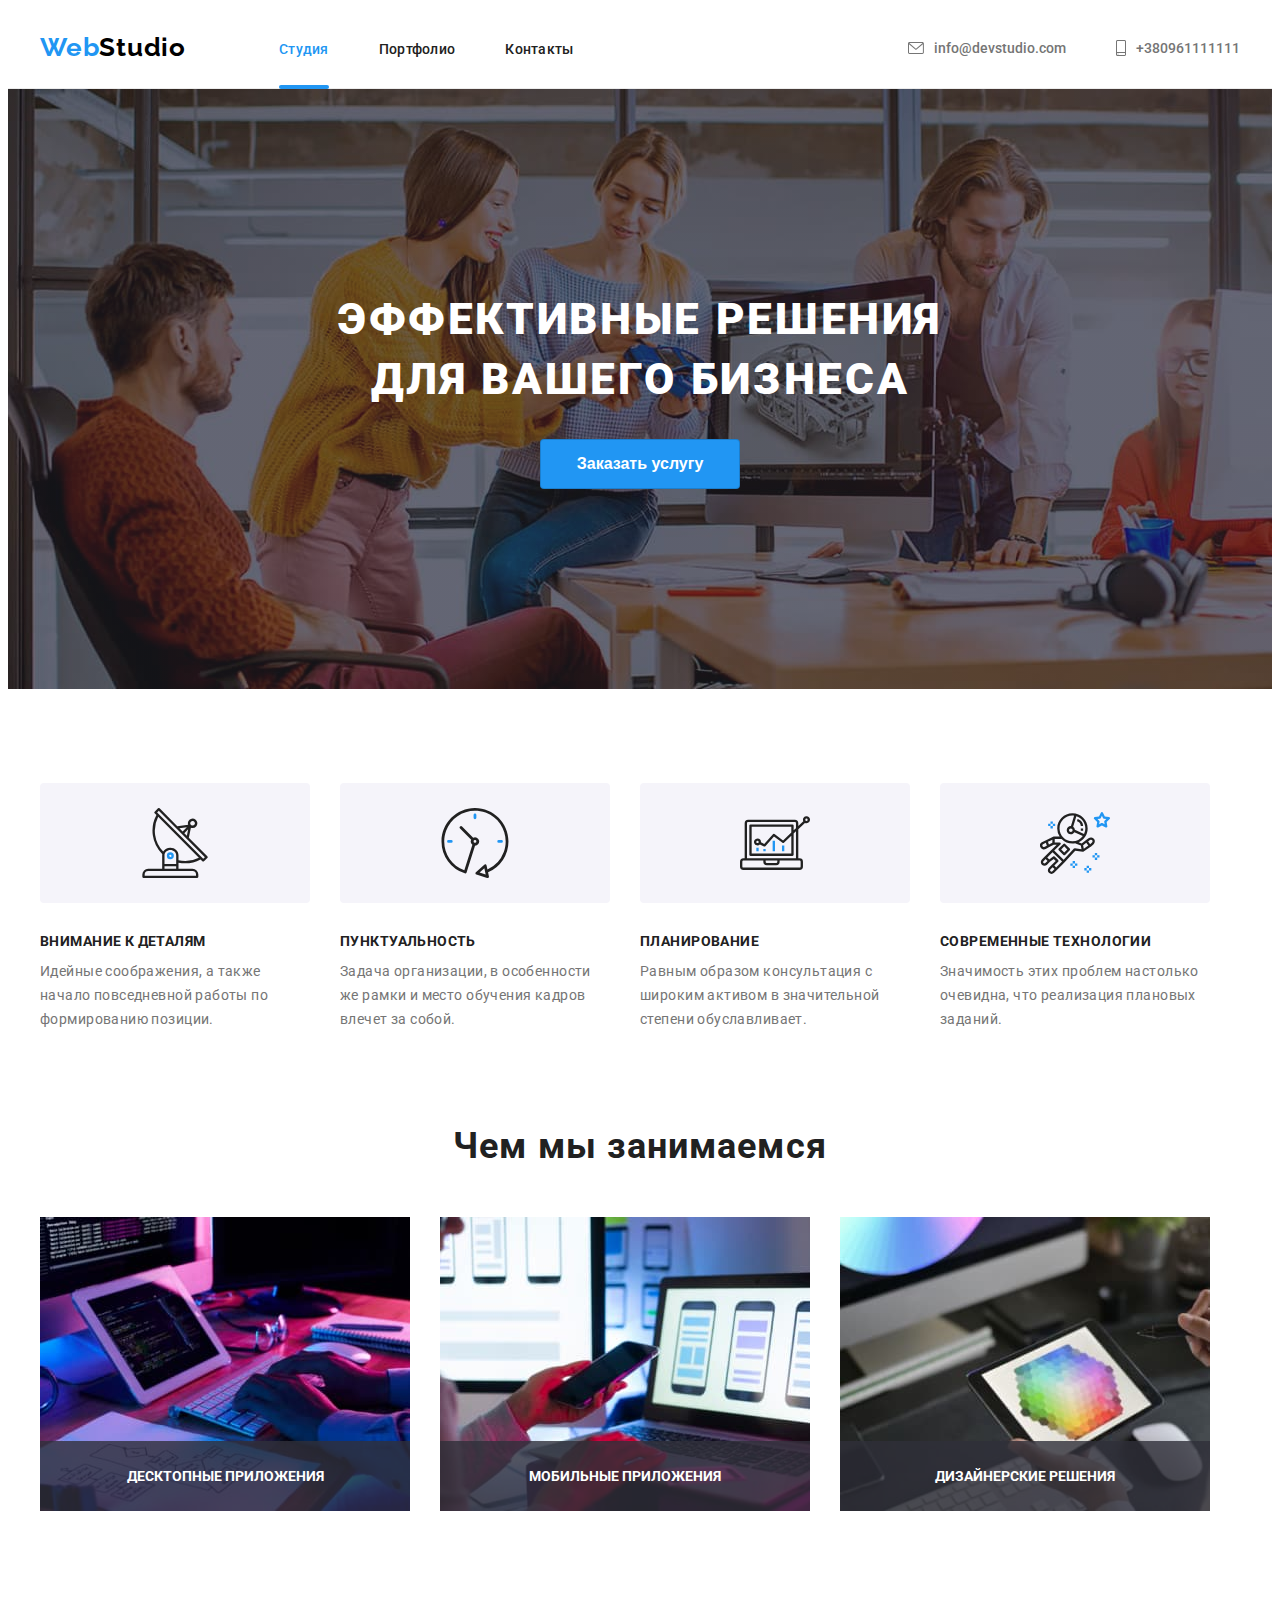
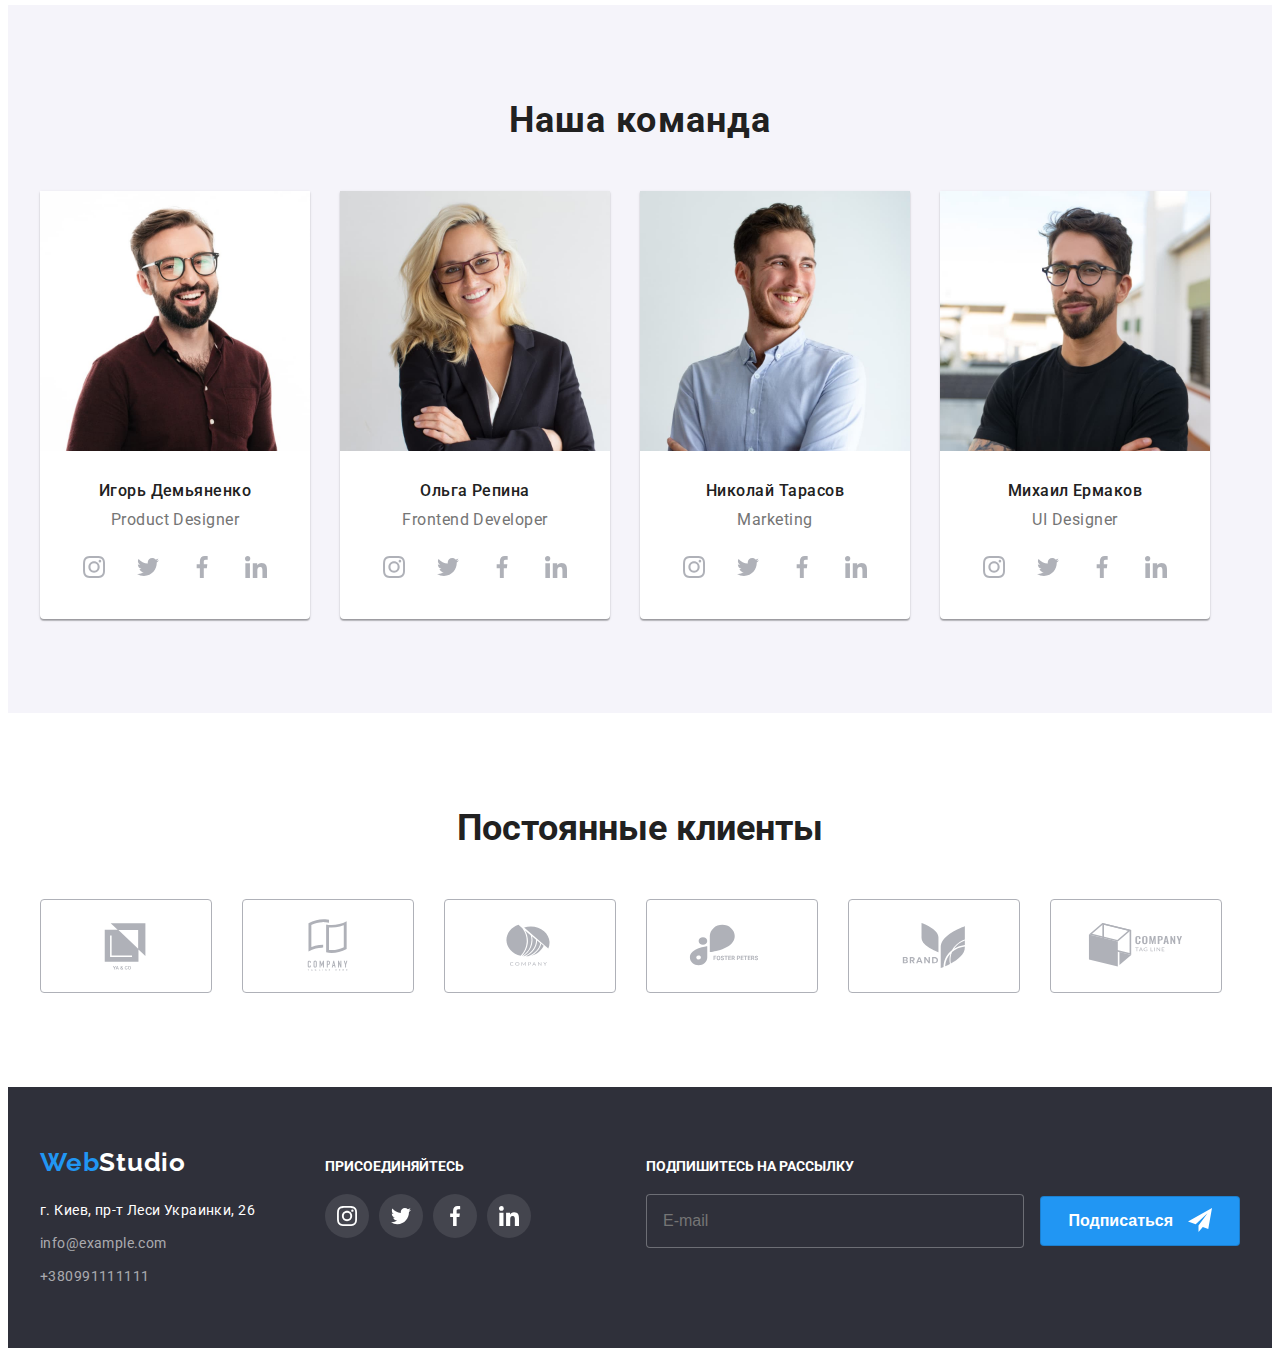
<file: index.html>
<!DOCTYPE html>
<html lang="ru">
    <head>
        <meta charset="UTF-8">
        <title>homework1</title>
        <link rel="preconnect" href="https://fonts.googleapis.com">
        <link rel="preconnect" href="https://fonts.gstatic.com" crossorigin>
        <link href="https://fonts.googleapis.com/css2?family=Raleway:wght@700&family=Roboto:wght@400;500;700;900&display=swap" rel="stylesheet">
        <link rel="stylesheet" href="https://cdnjs.cloudflare.com/ajax/libs/modern-normalize/1.1.0/modern-normalize.min.css" integrity="sha512-wpPYUAdjBVSE4KJnH1VR1HeZfpl1ub8YT/NKx4PuQ5NmX2tKuGu6U/JRp5y+Y8XG2tV+wKQpNHVUX03MfMFn9Q==" crossorigin="anonymous" referrerpolicy="no-referrer" />
        <link rel="stylesheet" href="./css/main.min.css">
    </head>
    <body>
        <!--header-->
        <header class="header">
            <div class="container header-container">
                <a class="link  header-container__logo-header" href="">Web<span style="color: black;">Studio</span></a>
            <nav class="nav">
                <ul class="list contact-list">
                    <li class="contact-list__item"><a class="link contact-list__link contact-list--current" href="./index.html">Студия</a></li>
                    <li class="contact-list__item"><a class="link contact-list__link" href="./portfolio.html">Портфолио</a></li>
                    <li class="contact-list__item"><a class="link contact-list__link" href="">Контакты</a></li>
                </ul>
            </nav>
            <ul class="list header-contact">
                <li class=" item header-contact__item">
                    <a class="link header-contact__letter" href="mailto:info@devstudio.com">
                    <svg class="header-contact__svg" width="16" height="12" >
                        <use href="images/icons.svg#icon-envelope-1"></use>
                    </svg> info@devstudio.com
                    </a>
                </li>
                <li class="header-contact__item">
                    <a class="link header-contact__letter" href="tel:+380961111111">
                        <svg class="header-contact__phone" >
                            <use href="images/icons.svg#icon-smartphone-1"></use>
                        </svg>     
                        +380961111111
                    </a>
                </li>
            </ul>
            </div>
        </header>   
                <!--main-->
            <main>
            <section class="main"> 
                <div class="container">
                <h1 class="main-title">Эффективные решения для вашего бизнеса</h1>
                <button data-modal-open type="button" class=" main-btn " name="order_a_service" >Заказать услугу </button>
                </div>

            </section> 
                <section class="hero">
                <div class="container">
                    <h2 class="visually-hidden">elements_of_the_section</h2>
                    <ul class="list hero-list">
                        <li class="hero-list__item">
                            <div class="hero-icons">
                                <svg class="hero-icons__antenna">
                                    <use class="hero-ant" href="images/icons.svg#icon-antenna-1"></use>
                                </svg>
                            </div>
                            <h3 class="hero-list__title">Внимание к деталям</h3>
                            <p class="hero-list__text">Идейные соображения, а также начало повседневной работы по формированию позиции.</p>
                        </li>
                        <li class="hero-list__item">
                            <div class="hero-icons">
                                <svg class="hero-icons__antenna">
                                    <use href="images/icons.svg#icon-clock-1"></use>
                                </svg>
                            </div>
                            <h3 class="hero-list__title">Пунктуальность</h3>
                            <p class="hero-list__text">Задача организации, в особенности же рамки и место обучения кадров влечет за собой.</p>
                        </li>
                        <li class="hero-list__item">
                            <div class="hero-icons">
                                <svg class="hero-icons__antenna">
                                    <use href="images/icons.svg#icon-diagram-1"></use>
                                </svg>
                            </div>
                            <h3 class="hero-list__title">Планирование</h3>
                            <p class="hero-list__text">Равным образом консультация с широким активом в значительной степени обуславливает.</p>
                        </li>
                        <li class="hero-list__item">
                            <div class="hero-icons">
                                <svg class="hero-icons__antenna">
                                    <use href="images/icons.svg#icon-astronaut-1"></use>
                                </svg>
                            </div>
                            <h3 class="hero-list__title">Современные технологии</h3>
                            <p class="hero-list__text">Значимость этих проблем настолько очевидна, что реализация плановых заданий.</p>
                        </li>
                    </ul>
                </div>
                </section>
                <section class="pre-about">
                    <div class="container">
                    <h2 class="pre-about__title">Чем мы занимаемся</h2>
                    <ul class="list pre-about-list">
                        <li class="pre-about-list__item"><img  width="370" src="./images/studia/1.jpg" alt="комп'ютер">
                        <div class="pre-about-div">
                            <p class=" pre-about-div__text">Десктопные приложения</p>
                        </div>
                        </li>
                        <li class="pre-about-list__item"><img width="370" src="./images/studia/2.jpg" alt="ноутбук">
                        <div class="pre-about-div">
                            <p class="text pre-about-div__text">Мобильные приложения</p>
                        </div>
                        </li>
                        <li class="pre-about-list__item"><img width="370" src="./images/studia/3.jpg" alt="планшет">
                        <div class="pre-about-div">
                            <p class="text pre-about-div__text">Дизайнерские решения</p>
                        </div>
                        </li>
                    </ul>
                    </div>
                </section>
                <section class="about">
                    <div class="container">
                    <h2 class="container-about-title">Наша команда</h2>
                    <ul class="list about-list">
                    <li class="about-list__item"><img width="270" src="./images/studia/img1.jpg" alt="phono1">
                        <div class="about-border">
                            <h3 class="about-border__title">Игорь Демьяненко</h3>
                            <p class="about-border__text">Product Designer</p>
                            <ul class="list icons-about">
                                <li class="item icons-about__item"> 
                                    <a class="link icons-about__link" href="">
                                        <svg class="icons-about__svg">
                                            <use href="./images/icons.svg#icon-instagram-2"></use>
                                        </svg>
                                    </a>
                                </li>
                                <li class="item icons-about__item"> 
                                    <a class="link icons-about__link" href="">
                                        <svg class="icons-about__svg">
                                            <use href="./images/icons.svg#icon-twitter-1"></use>
                                        </svg>
                                    </a>
                                </li>
                                <li class="item icons-about__item"> 
                                    <a class="link icons-about__link" href="">
                                        <svg class="icons-about__svg">
                                            <use href="./images/icons.svg#facebook-1"></use>
                                        </svg>
                                    </a>
                                </li>
                                <li class="item icons-about__item"> 
                                    <a class="link icons-about__link" href="">
                                        <svg class="icons-about__svg">
                                            <use href="./images/icons.svg#icon-linkedin-1"></use>
                                        </svg>
                                    </a>
                                </li>
                            </ul>
                        </div>
                    </li>
                    <li class="about-list__item"><img width="270" src="./images/studia/img2.jpg" alt="photo2">
                        <div class="about-border">
                            <h3 class="about-border__title">Ольга Репина</h3>
                            <p class="about-border__text">Frontend Developer</p>
                            <ul class="list icons-about">
                                <li class="item icons-about__item"> 
                                    <a class="link icons-about__link" href="">
                                        <svg class="icons-about__svg">
                                            <use href="./images/icons.svg#icon-instagram-2"></use>
                                        </svg>
                                    </a>
                                </li>
                                <li class="item icons-about__item"> 
                                    <a class="link icons-about__link" href="">
                                        <svg class="icons-about__svg">
                                            <use href="./images/icons.svg#icon-twitter-1"></use>
                                        </svg>
                                    </a>
                                </li>
                                <li class="item icons-about__item"> 
                                    <a class="link icons-about__link" href="">
                                        <svg class="icons-about__svg">
                                            <use href="./images/icons.svg#facebook-1"></use>
                                        </svg>
                                    </a>
                                </li>
                                <li class="item icons-about__item"> 
                                    <a class="link icons-about__link" href="">
                                        <svg class="icons-about__svg">
                                            <use href="./images/icons.svg#icon-linkedin-1"></use>
                                        </svg>
                                    </a>
                                </li>
                            </ul>
                        </div>
                    </li>
                    <li class="about-list__item"><img width="270" src="./images/studia/img3.jpg" alt="photo3">
                        <div class="about-border">
                            <h3 class="about-border__title">Николай Тарасов</h3>
                            <p class="about-border__text">Marketing</p>
                            <ul class="list icons-about">
                                <li class="item icons-about__item"> 
                                    <a class="link icons-about__link" href="">
                                        <svg class="icons-about__svg">
                                            <use href="./images/icons.svg#icon-instagram-2"></use>
                                        </svg>
                                    </a>
                                </li>
                                <li class="item icons-about__item"> 
                                    <a class="link icons-about__link" href="">
                                        <svg class="icons-about__svg">
                                            <use href="./images/icons.svg#icon-twitter-1"></use>
                                        </svg>
                                    </a>
                                </li>
                                <li class="item icons-about__item"> 
                                    <a class="link icons-about__link" href="">
                                        <svg class="icons-about__svg">
                                            <use href="./images/icons.svg#facebook-1"></use>
                                        </svg>
                                    </a>
                                </li>
                                <li class="item icons-about__item"> 
                                    <a class="link icons-about__link" href="">
                                        <svg class="icons-about__svg">
                                            <use href="./images/icons.svg#icon-linkedin-1"></use>
                                        </svg>
                                    </a>
                                </li>
                            </ul>
                        </div>
                    </li>
                    <li class="about-list__item"><img width="270" src="./images/studia/img4.jpg" alt="photo4">
                        <div class="about-border">
                            <h3 class="about-border__title">Михаил Ермаков</h3>
                            <p class="about-border__text">UI Designer</p>
                            <ul class="list icons-about">
                                <li class="item icons-about__item"> 
                                    <a class="link icons-about__link" href="">
                                        <svg class="icons-about__svg">
                                            <use href="./images/icons.svg#icon-instagram-2"></use>
                                        </svg>
                                    </a>
                                </li>
                                <li class="item icons-about__item"> 
                                    <a class="link icons-about__link" href="">
                                        <svg class="icons-about__svg">
                                            <use href="./images/icons.svg#icon-twitter-1"></use>
                                        </svg>
                                    </a>
                                </li>
                                <li class="item icons-about__item"> 
                                    <a class="link icons-about__link" href="">
                                        <svg class="icons-about__svg">
                                            <use href="./images/icons.svg#facebook-1"></use>
                                        </svg>
                                    </a>
                                </li>
                                <li class="item icons-about__item"> 
                                    <a class="link icons-about__link" href="">
                                        <svg class="icons-about__svg">
                                            <use href="./images/icons.svg#icon-linkedin-1"></use>
                                        </svg>
                                    </a>
                                </li>
                            </ul>
                        </div>
                    </li>
                    </ul>
                </div>
                </section>
                <section class="client">
                    <div class="container clients">
                        <h2 class="clients__title">Постоянные клиенты</h2>
                    <ul class="list clients__list">
                        <li class="item clients__item">
                            <a class="link clients__link" href="">
                                <svg class="clients__svg">
                                    <use href="images/icons.svg#icon-Logo"></use>
                                </svg>
                            </a>
                        </li>
                        <li class="item clients__item">
                            <a class="link clients__link" href="">
                                <svg class="clients__svg">
                                    <use href="images/icons.svg#icon-Logo-1"></use>
                                </svg>
                            </a>
                        </li>
                        <li class="item clients__item">
                            <a class="link clients__link" href="">
                                <svg class="clients__svg">
                                    <use href="images/icons.svg#icon-Logo-2"></use>
                                </svg>
                            </a>
                        </li>
                        <li class="item clients__item">
                            <a class="link clients__link" href="">
                                <svg class="clients__svg">
                                    <use href="images/icons.svg#icon-Logo-3"></use>
                                </svg>
                            </a>
                        </li>
                        <li class="item clients__item">
                            <a class="link clients__link" href="">
                                <svg class="clients__svg">
                                    <use href="images/icons.svg#icon-Logo-4"></use>
                                </svg>
                            </a>
                        </li>
                        <li class="item clients__item">
                            <a class="link clients__link" href="">
                                <svg class="clients__svg">
                                    <use href="images/icons.svg#icon-Logo-5"></use>
                                </svg>
                            </a>
                        </li>
                    </ul>
                    </div>
                </section>

            </main>
            <!--footer-->
            <footer class="footer">
                <div class="container footer-wrap ">
                    <div class="footer-logos">
                <a class="link footer-logos__link" href="">Web<span style="color: #FFFFFF;">Studio</span></a>
                    <address>
                        <ul class=" list footer-list">
                        <li class="footer-list__item">
                            <a class="link footer-list__adress-link" href="https://goo.gl/maps/KPs6RbWNCSLC7qSL6" target="_blank" rel="noopener noreferrer" >г. Киев, пр-т Леси Украинки, 26</a>
                        </li>
                        <li class="footer-list__item">   
                            <a class="link footer-list__link" href="mailto:info@example.com">info@example.com</a>
                        </li> 
                        <li class="footer-list__item">      
                            <a class="link footer-list__link" href="tel:+380991111111">+380991111111</a>
                        </li> 
                        </ul>
                    </address>
                    </div>
                    <div class="footer-icons">
                        <h3 class="title footer-icons__title">присоединяйтесь</h3>
                        <ul class="list footer-icons-list">
                            <li class="footer-icons-list__sotial">
                                <a class="link footer-icons-list__link" href="">
                                    <svg class="footer-icons-list__svg">
                                        <use href="images/icons.svg#icon-instagram-2"></use>
                                    </svg>
                                </a>
                            </li>
                            <li class=" footer-icons-list__sotial">
                                <a class="link footer-icons-list__link" href="">
                                    <svg class="footer-icons-list__svg">
                                        <use href="images/icons.svg#icon-twitter-1"></use>
                                    </svg>
                                </a>
                            </li>
                            <li class=" footer-icons-list__sotial">
                                <a class="link footer-icons-list__link" href="">
                                    <svg class="footer-icons-list__svg">
                                        <use href="images/icons.svg#facebook-1"></use>
                                    </svg>
                                </a>
                            </li>
                            <li class=" footer-icons-list__sotial">
                                <a class="link footer-icons-list__link" href="">
                                    <svg class="footer-icons-list__svg">
                                        <use href="images/icons.svg#icon-linkedin-1"></use>
                                    </svg>
                                </a>
                            </li>
                        </ul>
                    </div>
                        <div class="footer-form">
                            <form>
                                <p class="footer-form__text">Подпишитесь на рассылку</p>
                                    <input
                                    class="footer-form__input" 
                                    type="text" 
                                    name="mail" 
                                    placeholder="E-mail" >
                                <button class=" button footer-form-btn" type="submit" name="Подписаться">Подписаться
                                    <svg class="footer-form-btn__icon">
                                        <use href="./images/icons.svg#icon-icon-send-1"></use>
                                    </svg>
                                </button>
                            </form>
                        </div>
            </div>
            </footer> 
            <div class="backdrop is-hidden" data-modal>
                <div class="modal">
                <button data-modal-close type="button" class=" modal-close ">
                    <svg class="modal-close__svg">
                        <use href="images/icons.svg#icon-close-black"></use>
                    </svg>
                </button>
                <form class="modal-forms" action="#">
                    <p class="modal-form__text">Оставьте свои данные, мы вам перезвоним</p>
                <div class="div-forms">
                    <label class="div-forms__lable" for="user-name">Имя</label>
                    <input 
                    class="div-forms__input" 
                    type="text" 
                    name="name" 
                    id="user-name"/>
                    <svg class="div-forms__svg">
                        <use href="./images/icons.svg#icon-person-black"></use>
                    </svg>
                </div>

                    <div class="div-forms">
                <label class="div-forms__lable" for="user-tel">Телефон</label>
                    <input 
                    class="div-forms__input" 
                    name="tel" 
                    type="tel" 
                    id="user-tel"/>
                    <svg class="div-forms__svg" >
                        <use href="./images/icons.svg#icon-phone-black"></use>
                    </svg>
                </div>

                    <div class="div-forms">
                <label class="div-forms__lable" for="user-mail">Почта</label>
                    <input 
                    class="div-forms__input" 
                    name="mail" 
                    type="email" 
                    id="user-mail"/>
                    <svg class="div-forms__svg" >
                        <use href="./images/icons.svg#icon-email-black"></use>
                    </svg>
                </div>

                    <div class="div-forms">
                <label class="div-forms__lable " for="comment">Коментарий</label>
                    <textarea 
                    class="div-forms__comments" 
                    name="comment" 
                    id="comment" placeholder="Введите текст"></textarea>
                    </div>
                    <div class="div-check">
                        <input 
                        name="check-box"
                        class="div-check__input visually-hidden "
                        type="checkbox" 
                        id="modal-check"
                        />
            <label class="modal-lables " for="modal-check">
                    <span class="span-check">
                    <svg class="svg-check" width="16" height="15">
                        <use href="./images/icons.svg#icon-Vector-16-1"></use>
                    </svg>
                </span> Соглашаюсь с рассылкой и прнимаю <a class=" modal-link" href="">Условия договора</a>
            </label>
                    </div>
                <div class="button-modal">
                <button  class="button modal-batton" type="submit">Отправить</button>
                    </div>
                </form>
            </div> 
            </div>
            <script src="js/modal.js"></script>
    </body>
</html>
</file>
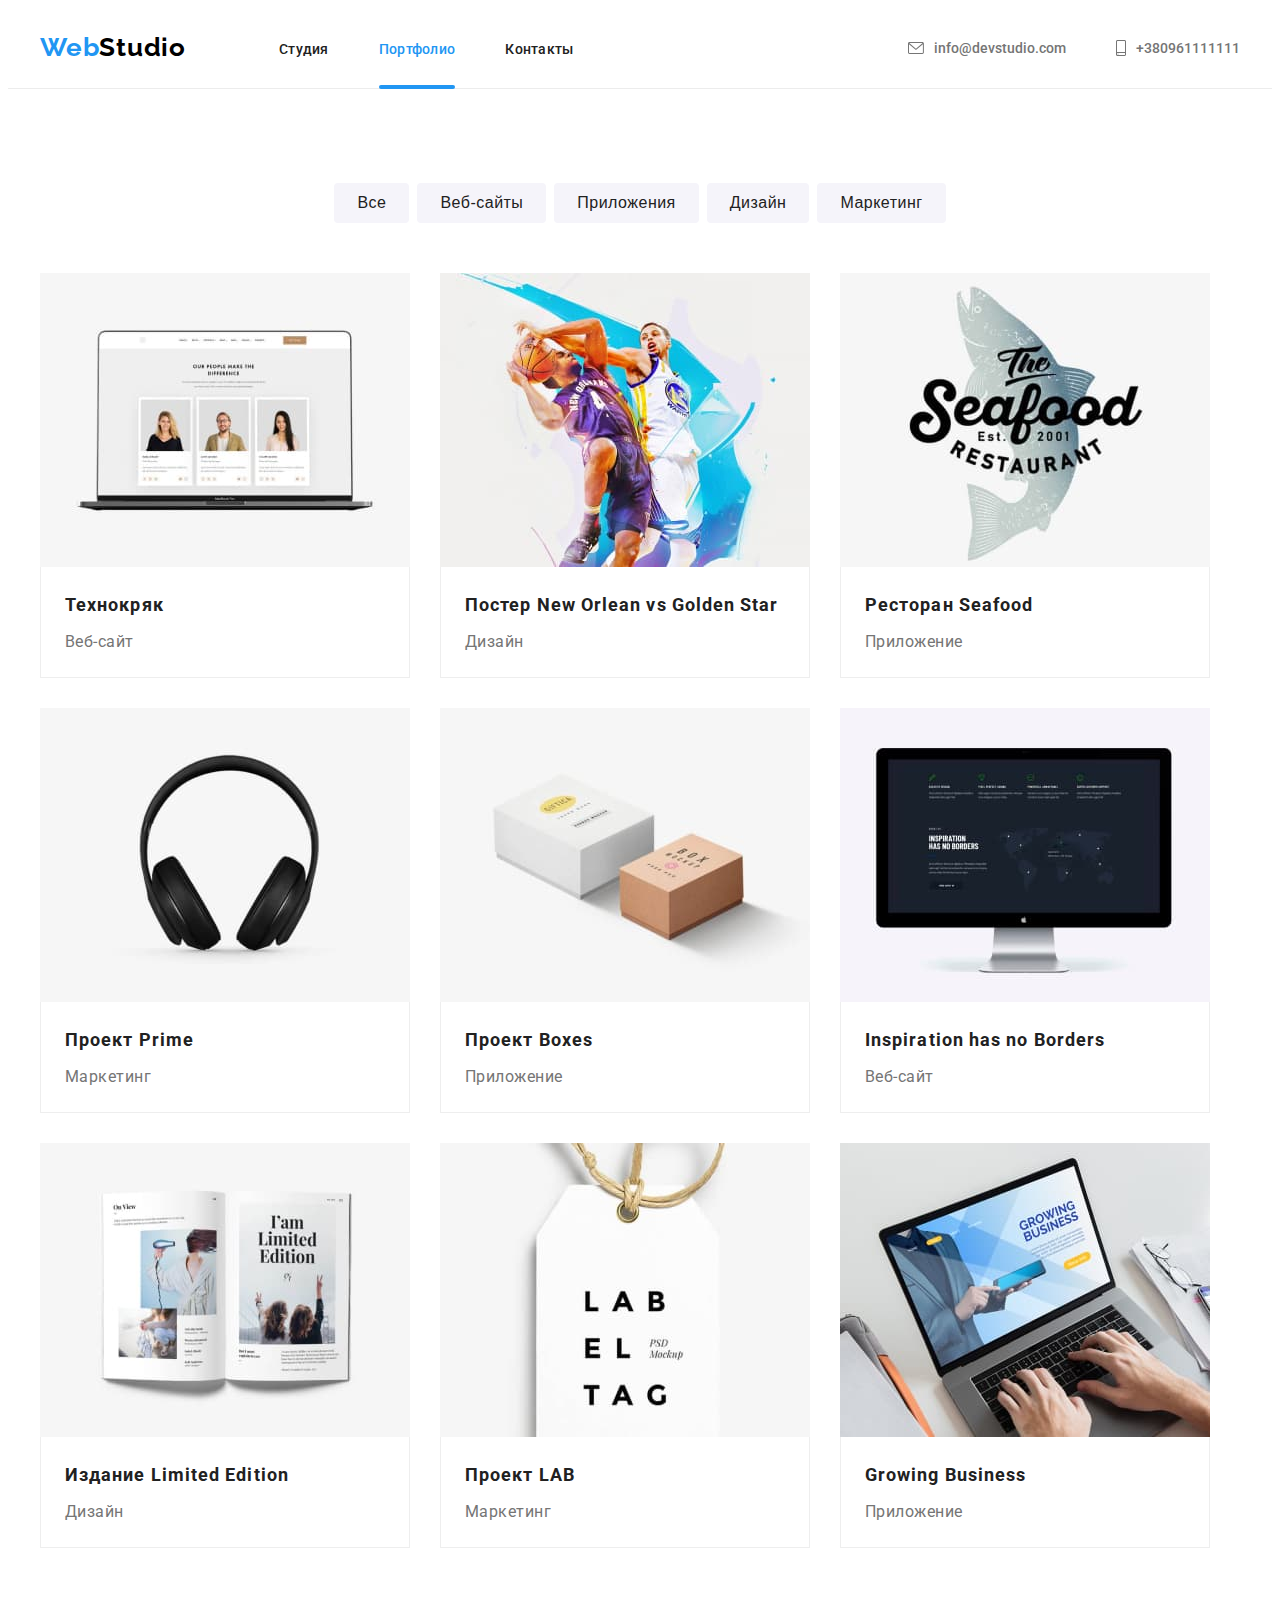
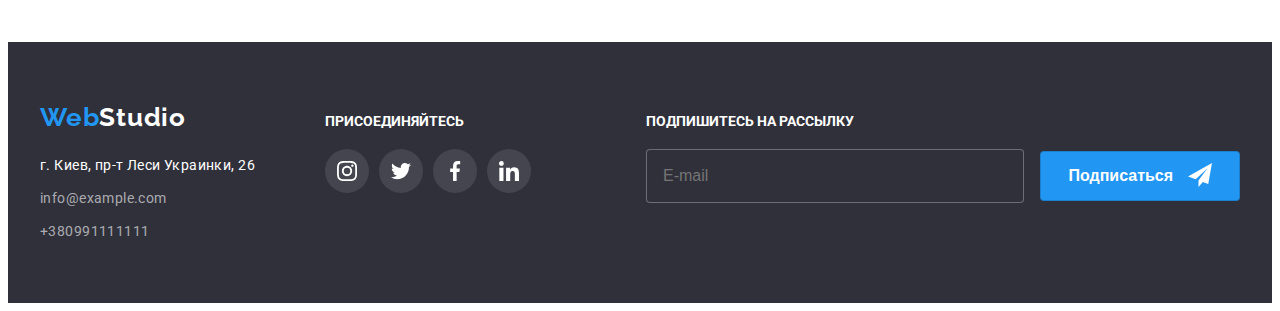
<file: portfolio.html>
<!DOCTYPE html>
<html lang="ru">
    <head>
        <meta charset="UTF-8">
        <title>homework1</title>
        <link rel="preconnect" href="https://fonts.googleapis.com">
        <link rel="preconnect" href="https://fonts.gstatic.com" crossorigin>
        <link href="https://fonts.googleapis.com/css2?family=Raleway:wght@700&family=Roboto:wght@400;500;700;900&display=swap" rel="stylesheet">
        <link rel="stylesheet" href="https://cdnjs.cloudflare.com/ajax/libs/modern-normalize/1.1.0/modern-normalize.min.css" integrity="sha512-wpPYUAdjBVSE4KJnH1VR1HeZfpl1ub8YT/NKx4PuQ5NmX2tKuGu6U/JRp5y+Y8XG2tV+wKQpNHVUX03MfMFn9Q==" crossorigin="anonymous" referrerpolicy="no-referrer" />
        <link rel="stylesheet" href="./css/main.min.css">
    </head>
    <body>
        <!--header-->
        <header class="header">
            <div class="container header-container">
                <a class="link logo header-container__logo-header" href="">Web<span style="color: black;">Studio</span></a>
            <nav class="nav">
                <ul class="list contact-list">
                    <li class="contact-list__item"><a class="link contact-list__link " href="./index.html">Студия</a></li>
                    <li class="contact-list__item"><a class="link contact-list__link contact-list--current" href="./portfolio.html">Портфолио</a></li>
                    <li class="contact-list__item"><a class="link contact-list__link" href="">Контакты</a></li>
                </ul>
            </nav>
            <ul class="list header-contact">
                <li class=" item header-contact__item">
                    <a class="link header-contact__letter" href="mailto:info@devstudio.com">
                    <svg class="header-contact__svg" width="16" height="12" >
                        <use href="images/icons.svg#icon-envelope-1"></use>
                    </svg> info@devstudio.com
                    </a>
                </li>
                <li class="header-contact__item">
                    <a class="link header-contact__letter" href="tel:+380961111111">
                        <svg class="header-contact__phone" >
                            <use href="images/icons.svg#icon-smartphone-1"></use>
                        </svg>     
                        +380961111111
                    </a>
                </li>
            </ul>
            </div>
        </header>     
    <main>
        <section class="content">
            <div class="container">
            <h1 class="visually-hidden">Фильтры</h1>
        <ul class="list filters-list">
            <li class="filters-list__item">
                <button class="filters-btn" type="button">Все</button>
            </li>
            <li class="filters-list__item">
                <button class="filters-btn" type="button">Веб-сайты</button>
            </li>
            <li class="filters-list__item">
                <button class="filters-btn" type="button">Приложения</button>
            </li>
            <li class="filters-list__item">
                <button class="filters-btn" type="button">Дизайн</button>
            </li>
            <li class="filters-list__item">
                <button class="filters-btn" type="button">Маркетинг</button>
            </li>
        </ul>
        
   

        <h2 class="visually-hidden content">Секция2</h2>
        <ul class="list content-list">
            <li class="content-list__item" >
                <a class="link content-list__link" href="">
                    <div class="content-div">  
                    <img class="img" src="./images/portfolio/img1.jpg" width="370" alt="фото">
                    <div class="content-overlay" >
                    <p class="content-overlay__text-hidden">Технокряк это современная площадка распространения коронавируса. Компании используют эту платформу для цифрового шпионажа и атак на защищённые сервера конкурентов.</p>
                </div>
            </div>
            <div class="content-border">
                <h3 class="content-border__title">Технокряк</h3>
        <p class="content-border__text">Веб-сайт</p>
    </div>
    </a>
    </li>
            <li class="content-list__item" >
                <a class="link content-list__link" href="">
                    <div class="content-div">  
                    <img class="img" src="./images/portfolio/img2.jpg" width="370" alt="фото">
                    <div class="content-overlay" >
                        <p class="content-overlay__text-hidden">Технокряк это современная площадка распространения коронавируса. Компании используют эту платформу для цифрового шпионажа и атак на защищённые сервера конкурентов.</p>
                    </div>
                </div>
                    <div class="content-border">
                <h3 class="content-border__title">Постер New Orlean vs Golden Star</h3>
        <p class="content-border__text">Дизайн</p>
    </div>
    </a>
    </li>
            <li class="content-list__item" >
                <a class="link content-list__link" href="">
                    <div class="content-div" >
                    <img class="img" src="./images/portfolio/img3.jpg" width="370" alt="фото">
                    <div class="content-overlay" >
                    <p class="content-overlay__text-hidden">Технокряк это современная площадка распространения коронавируса. Компании используют эту платформу для цифрового шпионажа и атак на защищённые сервера конкурентов.</p>
                </div>
            </div>
                <div class="content-border">
                <h3 class="content-border__title">Ресторан Seafood</h3>
        <p class="content-border__text">Приложение</p>
    </div>
    </a>
    </li>
            <li class="content-list__item" >
                <a class="link content-list__link" href="">
                    <div class="content-div" >
                    <img class="img" src="./images/portfolio/img4.jpg" width="370" alt="фото">
                <div class="content-overlay" >
                    <p class="content-overlay__text-hidden">Технокряк это современная площадка распространения коронавируса. Компании используют эту платформу для цифрового шпионажа и атак на защищённые сервера конкурентов.</p>
                </div>
            </div>
                <div class="content-border">
                <h3 class="content-border__title">Проект Prime</h3>
        <p class="content-border__text">Маркетинг</p>
    </div>
    </a>
    </li>
            <li class="content-list__item" >
                <a class="link content-list__link" href="">
                    <div class="content-div" >
                    <img class="img" src="./images/portfolio/img5.jpg" width="370" alt="фото">
                <div class="content-overlay" >
                    <p class="content-overlay__text-hidden">Технокряк это современная площадка распространения коронавируса. Компании используют эту платформу для цифрового шпионажа и атак на защищённые сервера конкурентов.</p>
                </div>
            </div>
                <div class="content-border">
                <h3 class="content-border__title">Проект Boxes</h3>
        <p class="content-border__text">Приложение</p>
    </div>
    </a>
    </li>
            <li class="content-list__item" >
                <a class="link content-list__link" href="">
                    <div class="content-div" >
                    <img class="img" src="./images/portfolio/img6.jpg" width="370" alt="фото">
                <div class="content-overlay" >
                    <p class="content-overlay__text-hidden">Технокряк это современная площадка распространения коронавируса. Компании используют эту платформу для цифрового шпионажа и атак на защищённые сервера конкурентов.</p>
                </div>
            </div>
                <div class="content-border">
                <h3 class="content-border__title">Inspiration has no Borders</h3>
        <p class="content-border__text">Веб-сайт</p>
    </div>
    </a>
    </li>
            <li class="content-list__item" >
                <a class="link content-list__link" href="">
                    <div class="content-div" >
                    <img class="img" src="./images/portfolio/img7.jpg" width="370" alt="фото">
                <div class="content-overlay" >
                    <p class="content-overlay__text-hidden">Технокряк это современная площадка распространения коронавируса. Компании используют эту платформу для цифрового шпионажа и атак на защищённые сервера конкурентов.</p>
                </div>
            </div>
                <div class="content-border">
                <h3 class="content-border__title">Издание Limited Edition</h3>
        <p class="content-border__text">Дизайн</p>
    </div>
    </a>
    </li>
            <li class="content-list__item" >
                <a class="link content-list__link"  href="">
                    <div class="content-div" >
                    <img class="img" src="./images/portfolio/img8.jpg" width="370" alt="фото">
                <div class="content-overlay" >
                    <p class="content-overlay__text-hidden">Технокряк это современная площадка распространения коронавируса. Компании используют эту платформу для цифрового шпионажа и атак на защищённые сервера конкурентов.</p>
                </div>
            </div>
                <div class="content-border">
                <h3 class="content-border__title">Проект LAB</h3>
        <p class="content-border__text">Маркетинг</p>
    </div>
    </a>
    </li>
            <li class="content-list__item" >
                <a class="link content-list__link" href="">
                    <div class="content-div" >
                    <img class="img" src="./images/portfolio/img9.jpg" width="370" alt="фото">
                <div class="content-overlay" >
                    <p class="content-overlay__text-hidden">Технокряк это современная площадка распространения коронавируса. Компании используют эту платформу для цифрового шпионажа и атак на защищённые сервера конкурентов.</p>
                </div>
            </div>
                <div class="content-border">
                <h3 class="content-border__title">Growing Business</h3>
        <p class="content-border__text">Приложение</p>
    </div>
    </a>
    </li>   
            
        </ul>
    </div>
    </section>
</main>
<!--footer-->
<footer class="footer">
    <div class="container footer-wrap ">
        <div class="footer-logos">
    <a class="link footer-logos__link" href="">Web<span style="color: #FFFFFF;">Studio</span></a>
        <address>
            <ul class=" list footer-list">
            <li class="footer-list__item">
                <a class="link footer-list__adress-link" href="https://goo.gl/maps/KPs6RbWNCSLC7qSL6" target="_blank" rel="noopener noreferrer" >г. Киев, пр-т Леси Украинки, 26</a>
            </li>
            <li class="footer-list__item">   
                <a class="link footer-list__link" href="mailto:info@example.com">info@example.com</a>
            </li> 
            <li class="footer-list__item">      
                <a class="link footer-list__link" href="tel:+380991111111">+380991111111</a>
            </li> 
            </ul>
        </address>
        </div>
        <div class="footer-icons">
            <h3 class="title footer-icons__title">присоединяйтесь</h3>
            <ul class="list footer-icons-list">
                <li class="footer-icons-list__sotial">
                    <a class="link footer-icons-list__link" href="">
                        <svg class="footer-icons-list__svg">
                            <use href="images/icons.svg#icon-instagram-2"></use>
                        </svg>
                    </a>
                </li>
                <li class=" footer-icons-list__sotial">
                    <a class="link footer-icons-list__link" href="">
                        <svg class="footer-icons-list__svg">
                            <use href="images/icons.svg#icon-twitter-1"></use>
                        </svg>
                    </a>
                </li>
                <li class=" footer-icons-list__sotial">
                    <a class="link footer-icons-list__link" href="">
                        <svg class="footer-icons-list__svg">
                            <use href="images/icons.svg#facebook-1"></use>
                        </svg>
                    </a>
                </li>
                <li class=" footer-icons-list__sotial">
                    <a class="link footer-icons-list__link" href="">
                        <svg class="footer-icons-list__svg">
                            <use href="images/icons.svg#icon-linkedin-1"></use>
                        </svg>
                    </a>
                </li>
            </ul>
        </div>
            <div class="footer-form">
                <form>
                    <p class="footer-form__text">Подпишитесь на рассылку</p>
                        <input
                        class="footer-form__input" 
                        type="text" 
                        name="mail" 
                        placeholder="E-mail" >
                    <button class=" button footer-form-btn" type="submit" name="Подписаться">Подписаться
                        <svg class="footer-form-btn__icon">
                            <use href="./images/icons.svg#icon-icon-send-1"></use>
                        </svg>
                    </button>
                </form>
            </div>
</div>
</footer> 
    
</body>
</html>
</file>
<file: css/main.min.css>
:root{--first-color: #212121;--accent-color: #2196f3;--second-color: #757575;--other-color: #ffffff;--font-main:"Roboto", sans-serif;--font-second: "Raleway"}.main-btn,.footer-form-btn,.modal-batton{min-width:200px;min-height:50px;background-color:var(--accent-color);color:var(--other-color);font-weight:700;font-size:16px;line-height:1.875;border-radius:4px;cursor:pointer;border:1px solid rgba(0,0,0,0.15);transition-property:background-color;transition-timing-function:cubic-bezier(0.4, 0, 0.2, 1);transition-duration:250ms}.main-btn:hover,.footer-form-btn:hover,.modal-batton:hover,.main-btn:focus,.footer-form-btn:focus,.modal-batton:focus{background-color:#188ce8}.icons-about__link,.footer-icons-list__link{border-radius:50%;display:flex;width:44px;height:44px;align-items:center;justify-content:center;transition-timing-function:cubic-bezier(0.4, 0, 0.2, 1);transition-duration:250ms}.header-container__logo-header,.footer-logos__link{font-family:var(--font-second);font-weight:700;font-size:26px;line-height:1.19231;letter-spacing:0.03em;color:var(--accent-color)}html{box-sizing:border-box}body{font-family:var(--font-main);color:var(--first-color)}p,h1,h2,h3,h4{margin:0}ul{margin:0;padding:0}.list{list-style:none}.link{text-decoration:none}.visually-hidden{position:absolute;width:1px;height:1px;margin:-1px;border:0;padding:0;white-space:nowrap;clip-path:inset(100%);clip:rect(0 0 0 0);overflow:hidden}img{display:block}.container{width:1200px;padding-left:15px;padding-right:15px;margin:0 auto}.header{border-bottom:1px solid #ececec}.header-container__logo-header{margin-right:93px;padding-top:24px;padding-bottom:25px}.contact-list__link{font-weight:500;font-size:14px;line-height:1.14286;letter-spacing:0.02em;color:var(--first-color);padding-top:32px;padding-bottom:32px;position:relative;transition-property:color;transition-timing-function:cubic-bezier(0.4, 0, 0.2, 1);transition-duration:250ms}.contact-list__link:hover,.contact-list__link:focus{color:var(--accent-color)}.contact-list__item:not(:last-child){margin-right:50px}.contact-list{display:flex}.header-container{display:flex;align-items:center}.contact-list--current{color:var(--accent-color)}.contact-list--current::after{content:'';position:absolute;width:100%;height:4px;border-radius:2px;background-color:var(--accent-color);left:0;bottom:0}.header-contact{display:flex;margin-left:auto}.header-contact__letter{font-weight:500;font-size:14px;line-height:1.14286;color:var(--second-color);padding-top:32px;padding-bottom:32px;transition-property:color;transition-timing-function:cubic-bezier(0.4, 0, 0.2, 1);transition-duration:250ms}.header-contact__letter:hover,.header-contact__letter:focus{color:var(--accent-color)}.header-contact__item:not(:last-child){margin-right:50px}.header-contact__letter{display:flex;align-items:center}.header-contact__svg{margin-right:10px;fill:currentColor;transition-property:fill;transition-timing-function:cubic-bezier(0.4, 0, 0.2, 1);transition-duration:250ms}.header-contact__phone{margin-right:10px;fill:currentColor;width:10px;height:16px;transition-property:fill;transition-timing-function:cubic-bezier(0.4, 0, 0.2, 1);transition-duration:250ms}.header-contact__letter:hover,.header-contact__letter:focus,.header-contact__phone:hover,.header-contact__phone:focus{fill:var(--accent-color)}.main{background:#2f303a;text-align:center;padding-top:200px;padding-bottom:200px;background-image:linear-gradient(rgba(47,48,58,0.4), rgba(47,48,58,0.4)),url(../images/fon.jpg);max-width:1600px;margin-left:auto;margin-right:auto}.main-title{font-weight:900;font-size:44px;line-height:1.36364;color:var(--other-color);text-transform:uppercase;margin-bottom:30px;max-width:696px;letter-spacing:0.06em;margin-left:auto;margin-right:auto}.hero{padding-top:94px;padding-bottom:94px}.hero-list{display:flex}.hero-list__title{font-weight:700;font-size:14px;line-height:1.14286;letter-spacing:0.03em;text-transform:uppercase;color:var(--first-color);margin-bottom:10px}.hero-list__text{font-weight:400;font-size:14px;line-height:1.71429;letter-spacing:0.03em;color:var(--second-color);max-width:270px}.hero-icons{border-radius:4px;width:270px;height:120px;background:#f5f4fa;margin-bottom:30px;display:flex;justify-content:center;align-items:center}.hero-list__item:not(:last-child){margin-right:30px}.hero-icons__antenna{width:70px;height:70px;justify-content:center;align-items:center}.pre-about{padding-bottom:94px}.pre-about-list{display:flex}.pre-about__title{font-weight:700;font-size:36px;line-height:1.16667;text-align:center;letter-spacing:0.03em;color:var(--first-color);margin-bottom:50px}.pre-about-list__item{position:relative}.pre-about-list__item:not(:nth-child(3n)){margin-right:30px}.pre-about-div__text{font-weight:700;font-size:14px;line-height:1.14286;color:var(--other-color);text-transform:uppercase;text-align:center}.pre-about-div{width:100%;height:70px;display:flex;background-color:rgba(47,48,58,0.8);justify-content:center;align-items:center;position:absolute;bottom:0}.about{background:#f5f4fa;padding-top:94px;padding-bottom:94px}.about-list{display:flex}.container-about-title{font-weight:700;font-size:36px;line-height:1.16667;text-align:center;letter-spacing:0.03em;margin-bottom:50px}.about-list__item{box-shadow:0px 1px 3px rgba(0,0,0,0.12),0px 1px 1px rgba(0,0,0,0.14),0px 2px 1px rgba(0,0,0,0.2);border-radius:0px 0px 4px 4px;background:#ffffff}.about-list__item:not(:nth-child(4n)){margin-right:30px}.about-border{padding-top:30px;padding-bottom:30px}.about-border__title{font-weight:500;font-size:16px;line-height:1.1875;text-align:center;letter-spacing:0.03em;color:var(--first-color);margin-bottom:10px}.about-border__text{font-weight:400;font-size:16px;line-height:1.1875;text-align:center;letter-spacing:0.03em;color:var(--second-color);margin-bottom:16px}.icons-about{display:flex;justify-content:center}.icons-about__item{width:44px;height:44px;display:flex}.icons-about__item:not(:last-child){margin-right:10px}.icons-about__svg{width:22px;height:22px;fill:currentColor}.icons-about__link{transition-property:color, background-color;color:#afb1b8;background-color:#ffffff}.icons-about__link:hover,.icons-about__link:focus{background-color:var(--accent-color);color:#ffffff}.client{padding-top:94px;padding-bottom:94px}.clients__title{font-weight:700;font-size:36px;line-height:1.16667;color:var(--first-color);text-align:center;margin-bottom:50px}.clients__list{display:flex}.clients__link{width:170px;height:92px;border-color:#afb1b8;border-radius:4px;border-width:1px;border-style:solid;display:flex;justify-content:center;align-items:center;color:#afb1b8;transition-property:border-color, color;transition-timing-function:cubic-bezier(0.4, 0, 0.2, 1);transition-duration:250ms}.clients__link:hover,.clients__link:focus{border-color:var(--accent-color);color:var(--accent-color)}.clients__item:not(:last-child){margin-right:30px}.clients__svg{fill:currentColor;width:106px;height:60px}.footer{background-color:#2f303a;padding-top:60px;padding-bottom:60px}.footer-wrap{display:flex;align-items:baseline}.footer-logos{margin-right:70px}.footer-logos__link{display:block;margin-bottom:20px}.footer-list__item:not(:last-child){margin-bottom:9px}.footer-list__adress-link{font-weight:400;font-size:14px;line-height:1.71429;font-style:normal;letter-spacing:0.03em;color:var(--other-color);display:block}.footer-list__adress-link:hover,.footer-list__adress-link:focus{color:grey}.footer-list__link{font-weight:400;font-size:14px;line-height:1.71429;font-style:normal;letter-spacing:0.03em;color:rgba(255,255,255,0.6);display:block;transition-property:color;transition-timing-function:cubic-bezier(0.4, 0, 0.2, 1);transition-duration:250ms}.footer-list__link:hover,.footer-list__link:focus{color:grey}.footer-icons__title{font-weight:700;font-size:14px;line-height:1.14286;text-transform:uppercase;color:var(--other-color);display:block;margin-bottom:20px;font-style:normal}.footer-icons-list{display:flex;padding:0;margin:0}.footer-icons-list__sotial:not(:last-child){margin-right:10px}.footer-icons-list__link{transition-property:background-color;background-color:rgba(255,255,255,0.1)}.footer-icons-list__link:hover,.footer-icons-list__link:focus{background-color:var(--accent-color)}.footer-icons-list__svg{fill:var(--other-color);width:20px;height:20px}.footer-form{display:flex;justify-content:flex-end;margin-left:93px;flex-grow:1}.footer-form__text{font-weight:700;font-size:14px;line-height:1.14286;color:var(--other-color);margin-bottom:20px;text-transform:uppercase}.footer-form__input{border-radius:4px;border:1px solid rgba(255,255,255,0.3);font-weight:400;font-size:16px;line-height:1.25;color:rgba(255,255,255,0.6);background-color:#2f303a;outline:none;width:358px;height:50px;margin-right:12px;padding-left:16px}.footer-form-btn__icon{width:24px;height:24px;margin-left:10px;margin-bottom:-6px}.filters-list{margin-bottom:50px;display:flex;justify-content:center}.filters-list__item:not(:last-child){margin-right:8px}.filters-btn{font-weight:500;font-size:16px;line-height:1.625;text-align:center;letter-spacing:0.03em;color:var(--first-color);background:#f5f4fa;border-radius:4px;border:1px solid transparent;padding:6px 22px;transition-property:box-shadow, color, background-color;transition-timing-function:cubic-bezier(0.4, 0, 0.2, 1);transition-duration:250ms}.filters-btn:hover,.filters-btn:focus{color:var(--other-color);background-color:var(--accent-color);box-shadow:0 2px 2px rgba(0,0,0,0.12),0 1px 2px rgba(0,0,0,0.08),0 3px 2px rgba(0,0,0,0.1)}.content{padding-top:94px;padding-bottom:94px}.content-list{display:flex;flex-wrap:wrap}.content-list__link{transition-property:box-shadow;transition-timing-function:cubic-bezier(0.4, 0, 0.2, 1);transition-duration:250ms}.content-list__link:hover,.content-list__link:focus{box-shadow:1px 4px 6px rgba(0,0,0,0.16),0 4px 4px rgba(0,0,0,0.06),0 1px 1px rgba(0,0,0,0.12);display:block}.content-list__item{width:370px}.content-list__item:not(:nth-last-child(-n+3)){margin-bottom:30px}.content-list__item:not(:nth-child(3n)){margin-right:30px}.content-div{position:relative;overflow:hidden}.content-overlay{position:absolute;background-color:var(--accent-color);width:100%;height:100%;top:0;left:0;transform:translateY(101%);transition-property:transform;transition-timing-function:cubic-bezier(0.4, 0, 0.2, 1);transition-duration:250ms}.content-list__item:hover .content-overlay,.content-list__item:focus .content-overlay{transform:translateY(0)}.content-overlay__text-hidden{font-weight:400;font-size:18px;line-height:1.55556;color:var(--other-color);width:322px;letter-spacing:3%;padding-top:63px;padding-left:24px}.content-border{background:var(--other-color);border-left:1px solid #eeeeee;border-right:1px solid #eeeeee;border-bottom:1px solid #eeeeee;padding-top:20px;padding-bottom:20px;padding-right:24px;padding-left:24px}.content-border__title{font-weight:700;font-size:18px;line-height:2;letter-spacing:0.06em;color:var(--first-color);margin-bottom:4px}.content-border__text{font-weight:400;font-size:16px;line-height:1.875;letter-spacing:0.03em;color:var(--second-color);list-style:none}.backdrop{position:fixed;background-color:rgba(0,0,0,0.2);width:100vw;height:100vh;top:0;transition:opacity 250ms cubic-bezier(0.4, 0, 0.2, 1)}.modal{position:absolute;width:528px;height:581px;background-color:var(--other-color);border-radius:4px;top:50%;left:50%;transform:translate(-50%, -50%);padding:40px}.modal-close{width:30px;height:30px;border-radius:50%;position:absolute;cursor:pointer;right:0;top:8px;right:8px;border:1px solid rgba(0,0,0,0.1);background-color:var(--other-color);transition:border 250ms cubic-bezier(0.4, 0, 0.2, 1)}.modal-close__svg{width:18px;height:18px;display:flex;justify-content:center;align-items:center;transition:fill 250ms cubic-bezier(0.4, 0, 0.2, 1)}.modal-close__svg:hover,.modal-close__svg:focus{fill:var(--accent-color)}.is-hidden{opacity:0;pointer-events:none;visibility:hidden}.modal-form__text{font-weight:700;font-size:20px;line-height:1.15;color:var(--first-color);text-align:center;margin-bottom:12px}.div-forms{position:relative}.div-forms__lable{display:block;font-weight:400;font-size:12px;line-height:1.16667;color:var(--second-color);margin-bottom:4px}.div-forms__input{width:100%;height:40px;margin-bottom:10px;border-radius:4px;border:1px solid rgba(33,33,33,0.2);padding-left:42px;outline:none;transition:border 250ms cubic-bezier(0.4, 0, 0.2, 1)}.div-forms__input:hover,.div-forms__input:focus{border:1px solid var(--accent-color)}.div-forms__input:hover+.div-forms__svg,.div-forms__input:focus+.div-forms__svg{fill:var(--accent-color)}.div-forms__svg{position:absolute;left:12px;top:55%;transform:translateY(-50%);width:18px;height:18px;transition:fill 250ms cubic-bezier(0.4, 0, 0.2, 1)}.div-forms__comments{width:100%;height:120px;border-radius:4px;border:1px solid rgba(33,33,33,0.2);resize:none;padding:12px 16px;outline:none;transition:border 250ms cubic-bezier(0.4, 0, 0.2, 1)}.div-forms__comments:hover,.div-forms__comments:focus{border:1px solid var(--accent-color)}.div-forms__comments::placeholder{color:rgba(117,117,117,0.5);font-weight:400;font-size:12px;line-height:calc(14 / 12)}.div-check{display:flex;margin-top:20px;align-items:center;justify-content:center}.div-check__input:checked+.modal-lables span{background-color:var(--accent-color);border:none}.div-check__input:checked+.modal-lables .svg-check{fill:var(--other-color)}.svg-check{display:flex;justify-content:center;align-items:center;fill:var(--other-color)}.span-check{width:16px;height:15px;margin-right:7px;border:1px solid var(--first-color);transition:fill 250ms cubic-bezier(0.4, 0, 0.2, 1);display:flex;justify-content:center;align-items:center}.modal-lables{font-weight:400;font-size:14px;line-height:1.71429;color:#757575;display:flex;align-items:center}.modal-link{color:#188ce8;margin-left:3px}.button-modal{display:flex;justify-content:center;align-items:center;margin-top:30px;transition:background-color 250ms cubic-bezier(0.4, 0, 0.2, 1)}.modal-batton{letter-spacing:6%;box-shadow:0 4px 4px rgba(0,0,0,0.15)}
/*# sourceMappingURL=main.min.css.map */
</file>
